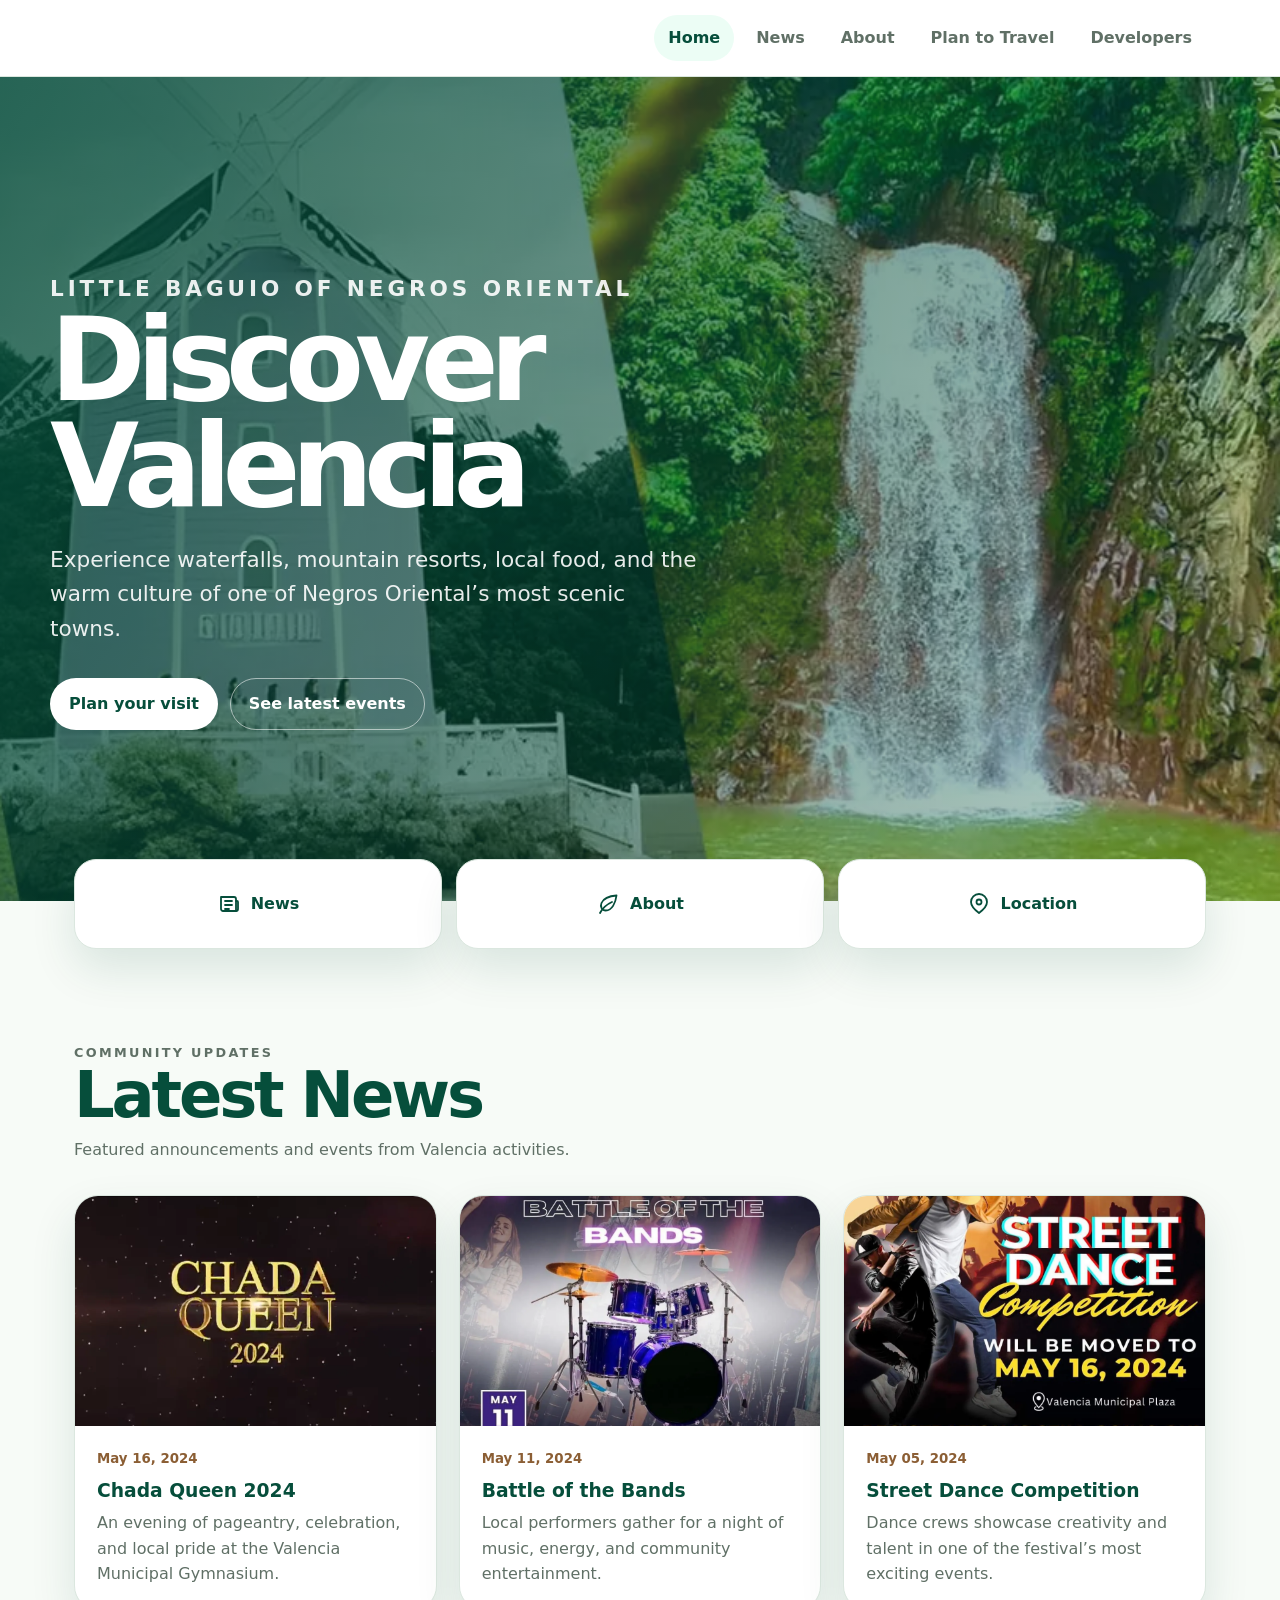
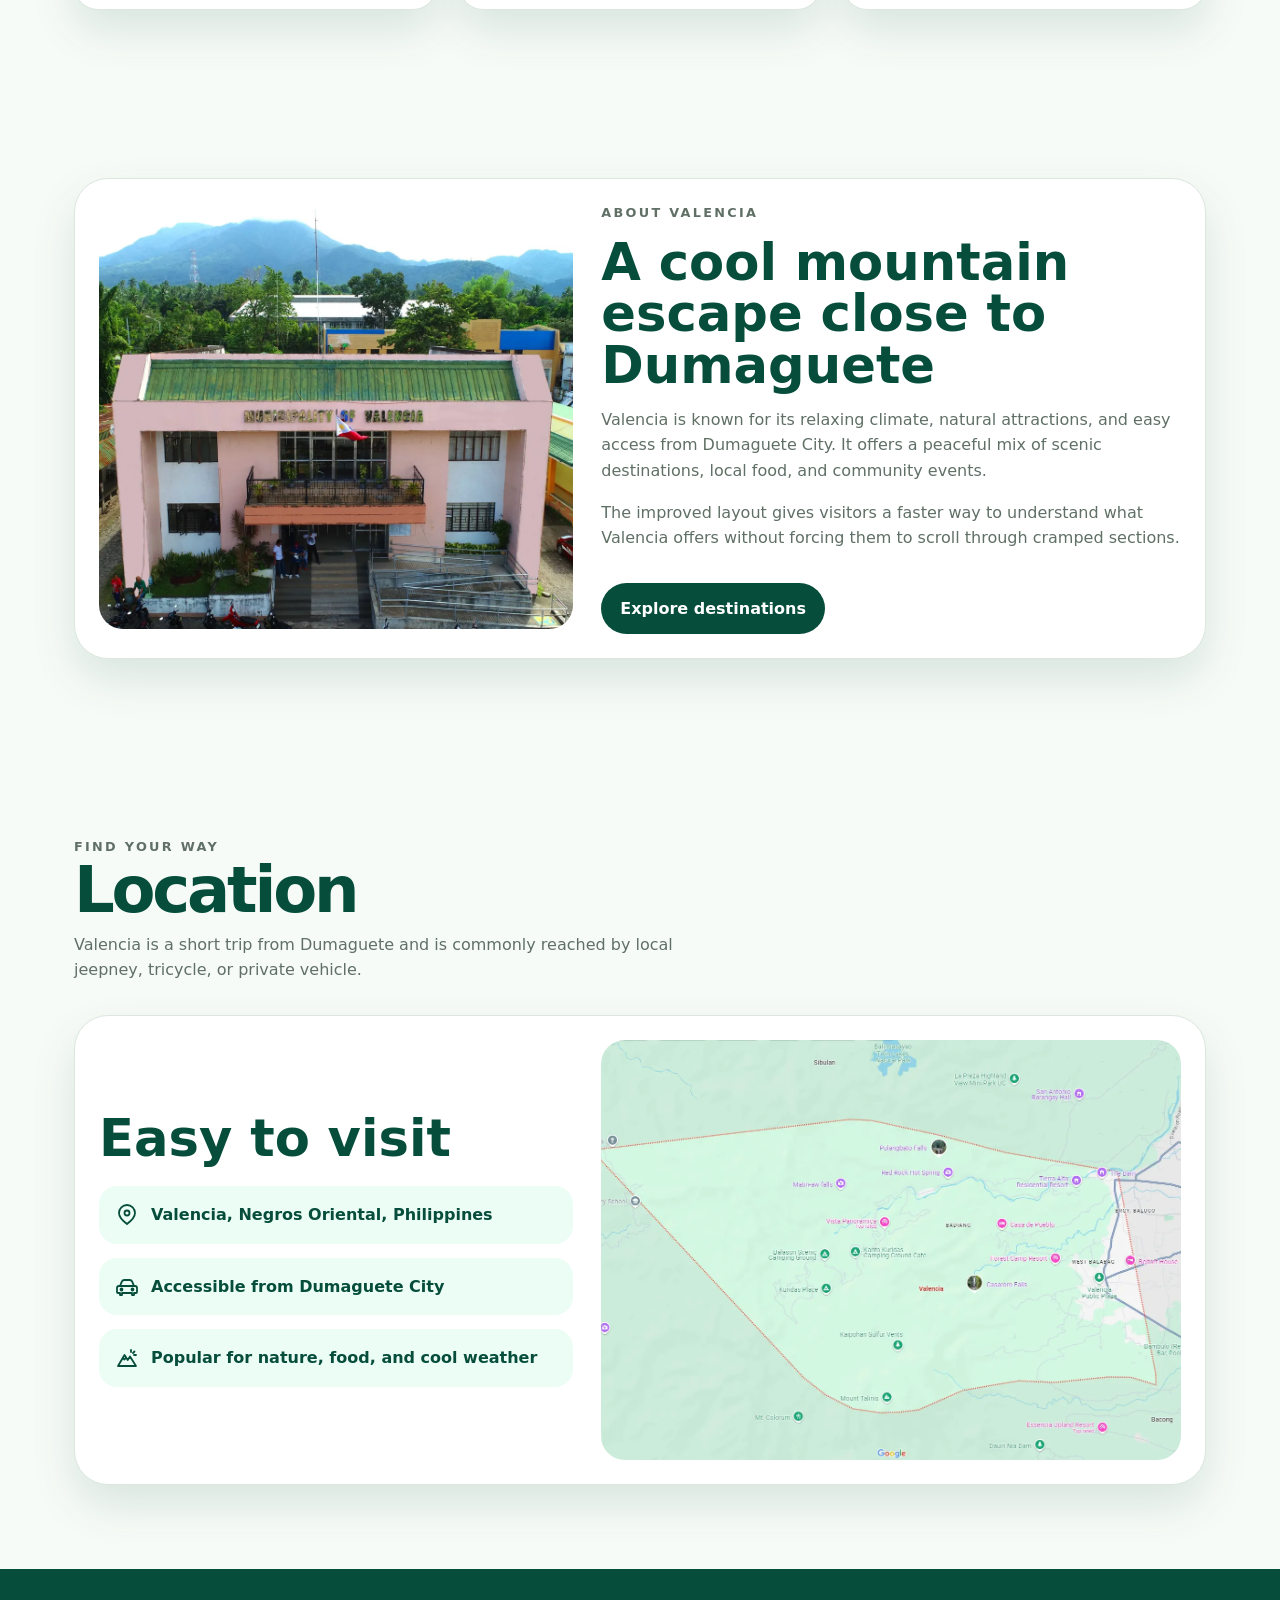
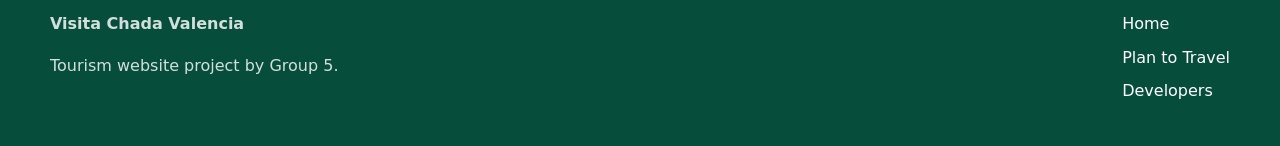
<file: index.html>
<!doctype html>
<html lang="en">
  <head>
    <meta charset="utf-8" />
    <meta name="viewport" content="width=device-width, initial-scale=1" />
    <meta
      name="description"
      content="Explore Valencia, Negros Oriental: destinations, local news, delicacies, transport, and travel tips."
    />
    <title>Valencia Tourism | Home</title>
    <link rel="stylesheet" href="styles/main.css" />
    <link rel="icon" type="image/x-icon" href="/assets/logos/logo.svg" />
    <script src="scripts/main.js" defer></script>
  </head>
  <body>
    <a class="skip-link" href="#main">Skip to content</a>
    <svg class="icon-sprite" aria-hidden="true">
      <symbol id="icon-news" viewBox="0 0 24 24">
        <path d="M4 5h13a2 2 0 0 1 2 2v12H6a2 2 0 0 1-2-2V5Z" />
        <path d="M19 9h1a1 1 0 0 1 1 1v7a2 2 0 0 1-2 2M8 9h7M8 13h7M8 17h4" />
      </symbol>
      <symbol id="icon-leaf" viewBox="0 0 24 24">
        <path
          d="M20.5 3.5C13 4 7.5 6.5 5.5 11c-1.6 3.5.4 7.5 4.3 7.5 6.2 0 9.7-7.3 10.7-15Z"
        />
        <path d="M4 21c2.5-5 6.5-8.5 12-11" />
      </symbol>
      <symbol id="icon-location" viewBox="0 0 24 24">
        <path d="M20 10c0 5-8 11-8 11S4 15 4 10a8 8 0 1 1 16 0Z" />
        <circle cx="12" cy="10" r="2.5" />
      </symbol>
      <symbol id="icon-car" viewBox="0 0 24 24">
        <path d="m5 11 1.7-4.1A3 3 0 0 1 9.5 5h5a3 3 0 0 1 2.8 1.9L19 11" />
        <path
          d="M4 11h16a2 2 0 0 1 2 2v4a1 1 0 0 1-1 1h-2v2h-2v-2H7v2H5v-2H3a1 1 0 0 1-1-1v-4a2 2 0 0 1 2-2Z"
        />
        <circle cx="6.5" cy="14.5" r="1" />
        <circle cx="17.5" cy="14.5" r="1" />
      </symbol>
      <symbol id="icon-mountain" viewBox="0 0 24 24">
        <path d="m3 20 6.5-11 3.2 5 2.3-3.5L21 20H3Z" />
        <path d="m7.7 12 1.8 1.5 1.6-1.8M16 4v2M21 9h-2M19.5 5.5 18 7" />
      </symbol>
    </svg>
    <header class="site-header">
      <nav class="nav" aria-label="Main navigation">
        <a class="brand" href="index.html"></a>
        <button
          class="nav-toggle"
          type="button"
          data-nav-toggle
          aria-controls="main-nav"
          aria-expanded="false"
        >
          Menu
        </button>
        <ul class="nav-list" id="main-nav" data-nav-list>
          <li><a class="active" href="index.html">Home</a></li>
          <li><a href="#news">News</a></li>
          <li><a href="#about">About</a></li>
          <li><a href="pages/travel.html">Plan to Travel</a></li>
          <li><a href="pages/us.html">Developers</a></li>
        </ul>
      </nav>
    </header>

    <main id="main">
      <section class="hero" aria-labelledby="hero-title">
        <div class="hero-content">
          <p class="eyebrow">Little Baguio of Negros Oriental</p>
          <h1 id="hero-title">Discover Valencia</h1>
          <p>
            Experience waterfalls, mountain resorts, local food, and the warm
            culture of one of Negros Oriental’s most scenic towns.
          </p>
          <div class="hero-actions">
            <a class="btn btn-primary" href="pages/travel.html"
              >Plan your visit</a
            >
            <a class="btn btn-secondary" href="#news">See latest events</a>
          </div>
        </div>
      </section>

      <div class="quick-links" aria-label="Quick links">
        <a href="#news"
          ><svg class="icon" aria-hidden="true" focusable="false">
            <use href="#icon-news"></use></svg
          ><span>News</span></a
        >
        <a href="#about"
          ><svg class="icon" aria-hidden="true" focusable="false">
            <use href="#icon-leaf"></use></svg
          ><span>About</span></a
        >
        <a href="#location"
          ><svg class="icon" aria-hidden="true" focusable="false">
            <use href="#icon-location"></use></svg
          ><span>Location</span></a
        >
      </div>

      <section class="section" id="news" aria-labelledby="news-title">
        <div class="section-header">
          <div>
            <p class="eyebrow">Community updates</p>
            <h2 id="news-title">Latest News</h2>
            <p>Featured announcements and events from Valencia activities.</p>
          </div>
        </div>
        <div class="grid grid-3">
          <article class="card">
            <img
              src="assets/images/news-queen.webp"
              alt="Chada Queen 2024 event poster"
              loading="lazy"
            />
            <div class="card-body">
              <small>May 16, 2024</small>
              <h3>Chada Queen 2024</h3>
              <p>
                An evening of pageantry, celebration, and local pride at the
                Valencia Municipal Gymnasium.
              </p>
            </div>
          </article>
          <article class="card">
            <img
              src="assets/images/news-bands.webp"
              alt="Battle of the Bands event poster"
              loading="lazy"
            />
            <div class="card-body">
              <small>May 11, 2024</small>
              <h3>Battle of the Bands</h3>
              <p>
                Local performers gather for a night of music, energy, and
                community entertainment.
              </p>
            </div>
          </article>
          <article class="card">
            <img
              src="assets/images/news-streetdance.webp"
              alt="Street dance event poster"
              loading="lazy"
            />
            <div class="card-body">
              <small>May 05, 2024</small>
              <h3>Street Dance Competition</h3>
              <p>
                Dance crews showcase creativity and talent in one of the
                festival’s most exciting events.
              </p>
            </div>
          </article>
        </div>
      </section>

      <section class="section" id="about" aria-labelledby="about-title">
        <div class="feature">
          <img
            src="assets/images/municipal-hall.webp"
            alt="Valencia Municipal Hall"
            loading="lazy"
          />
          <div>
            <p class="eyebrow">About Valencia</p>
            <h2 id="about-title">A cool mountain escape close to Dumaguete</h2>
            <p>
              Valencia is known for its relaxing climate, natural attractions,
              and easy access from Dumaguete City. It offers a peaceful mix of
              scenic destinations, local food, and community events.
            </p>
            <p>
              The improved layout gives visitors a faster way to understand what
              Valencia offers without forcing them to scroll through cramped
              sections.
            </p>
            <div class="section-actions">
              <a class="btn btn-muted" href="pages/travel.html#destinations"
                >Explore destinations</a
              >
            </div>
          </div>
        </div>
      </section>

      <section class="section" id="location" aria-labelledby="location-title">
        <div class="section-header">
          <div>
            <p class="eyebrow">Find your way</p>
            <h2 id="location-title">Location</h2>
            <p>
              Valencia is a short trip from Dumaguete and is commonly reached by
              local jeepney, tricycle, or private vehicle.
            </p>
          </div>
        </div>
        <div class="feature">
          <div>
            <h2>Easy to visit</h2>
            <ul class="info-list">
              <li>
                <svg class="icon" aria-hidden="true" focusable="false">
                  <use href="#icon-location"></use></svg
                ><span>Valencia, Negros Oriental, Philippines</span>
              </li>
              <li>
                <svg class="icon" aria-hidden="true" focusable="false">
                  <use href="#icon-car"></use></svg
                ><span>Accessible from Dumaguete City</span>
              </li>
              <li>
                <svg class="icon" aria-hidden="true" focusable="false">
                  <use href="#icon-mountain"></use></svg
                ><span>Popular for nature, food, and cool weather</span>
              </li>
            </ul>
          </div>
          <img
            src="assets/images/map.webp"
            alt="Map showing Valencia location"
            loading="lazy"
          />
        </div>
      </section>
    </main>

    <footer class="site-footer">
      <div class="footer-inner">
        <div>
          <strong>Visita Chada Valencia</strong>
          <p>Tourism website project by Group 5.</p>
        </div>
        <ul>
          <li><a href="index.html">Home</a></li>
          <li><a href="pages/travel.html">Plan to Travel</a></li>
          <li><a href="pages/us.html">Developers</a></li>
        </ul>
      </div>
    </footer>
  </body>
</html>
</file>
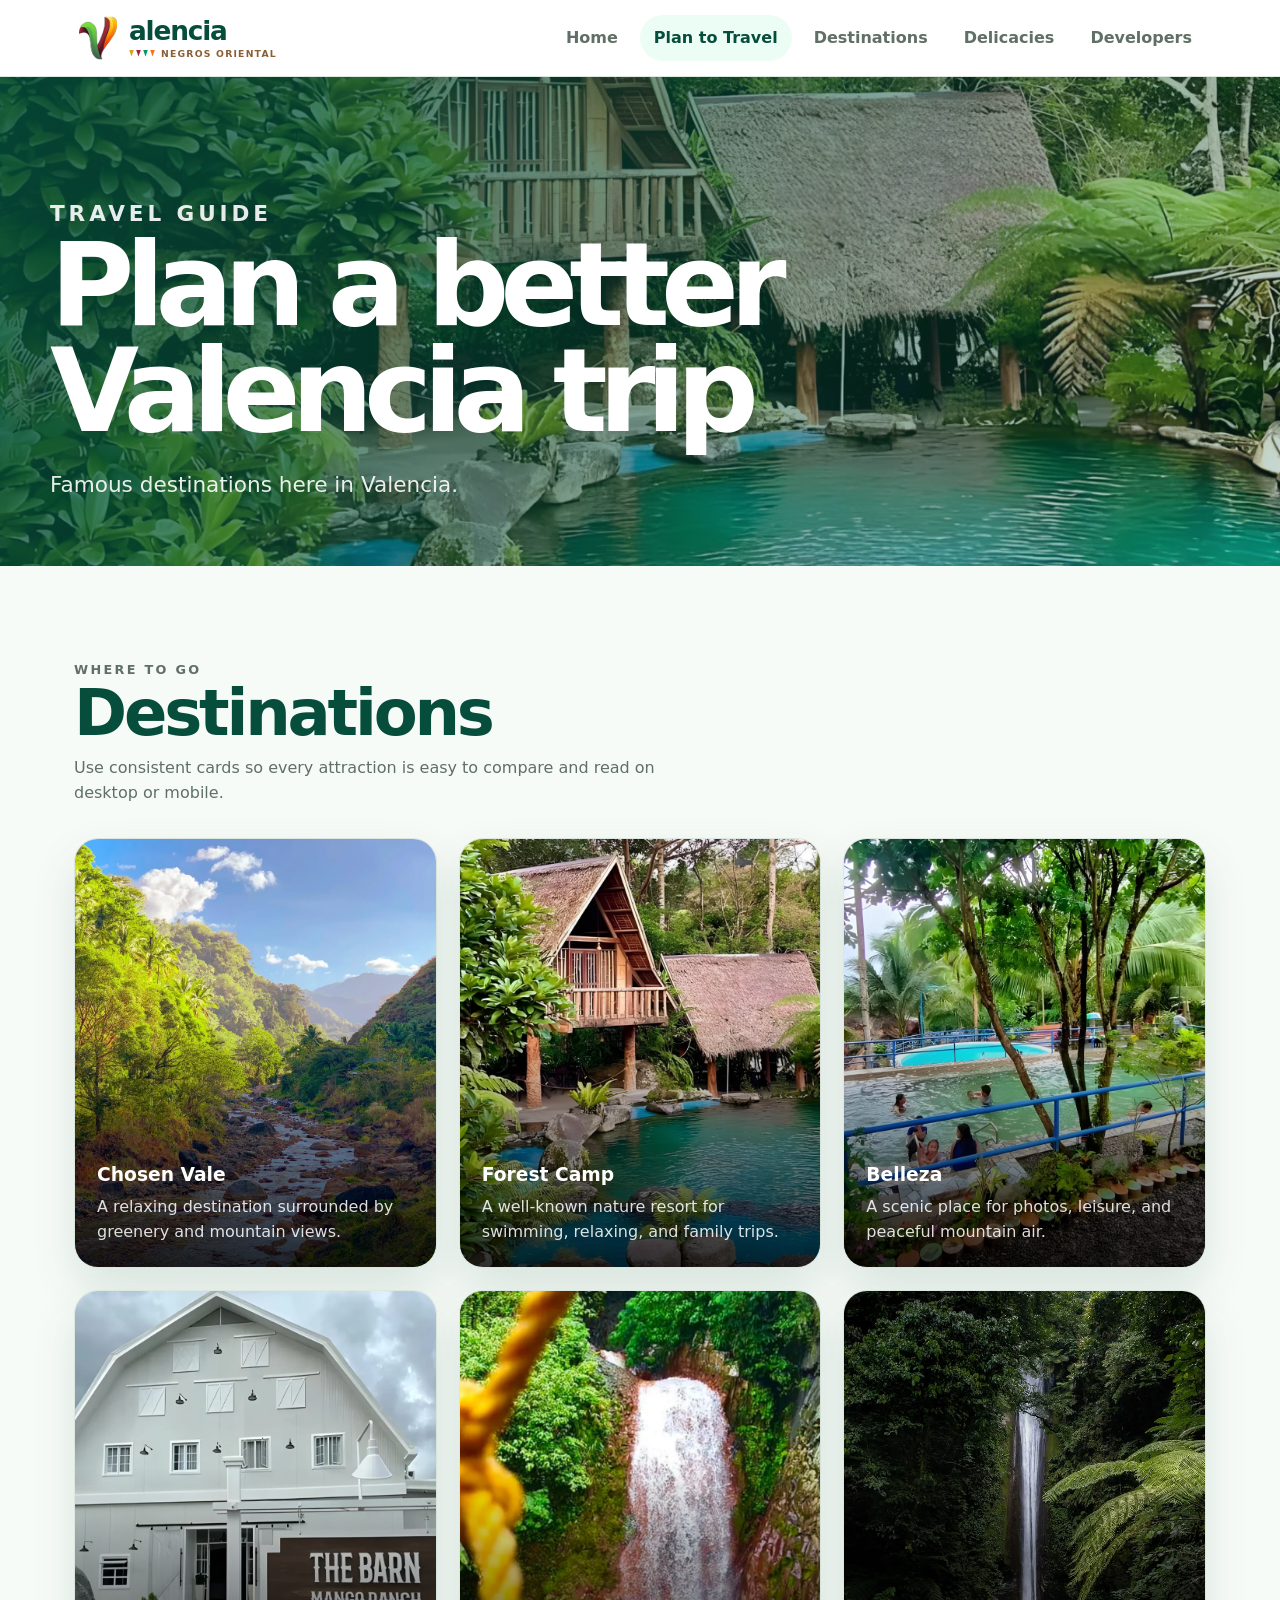
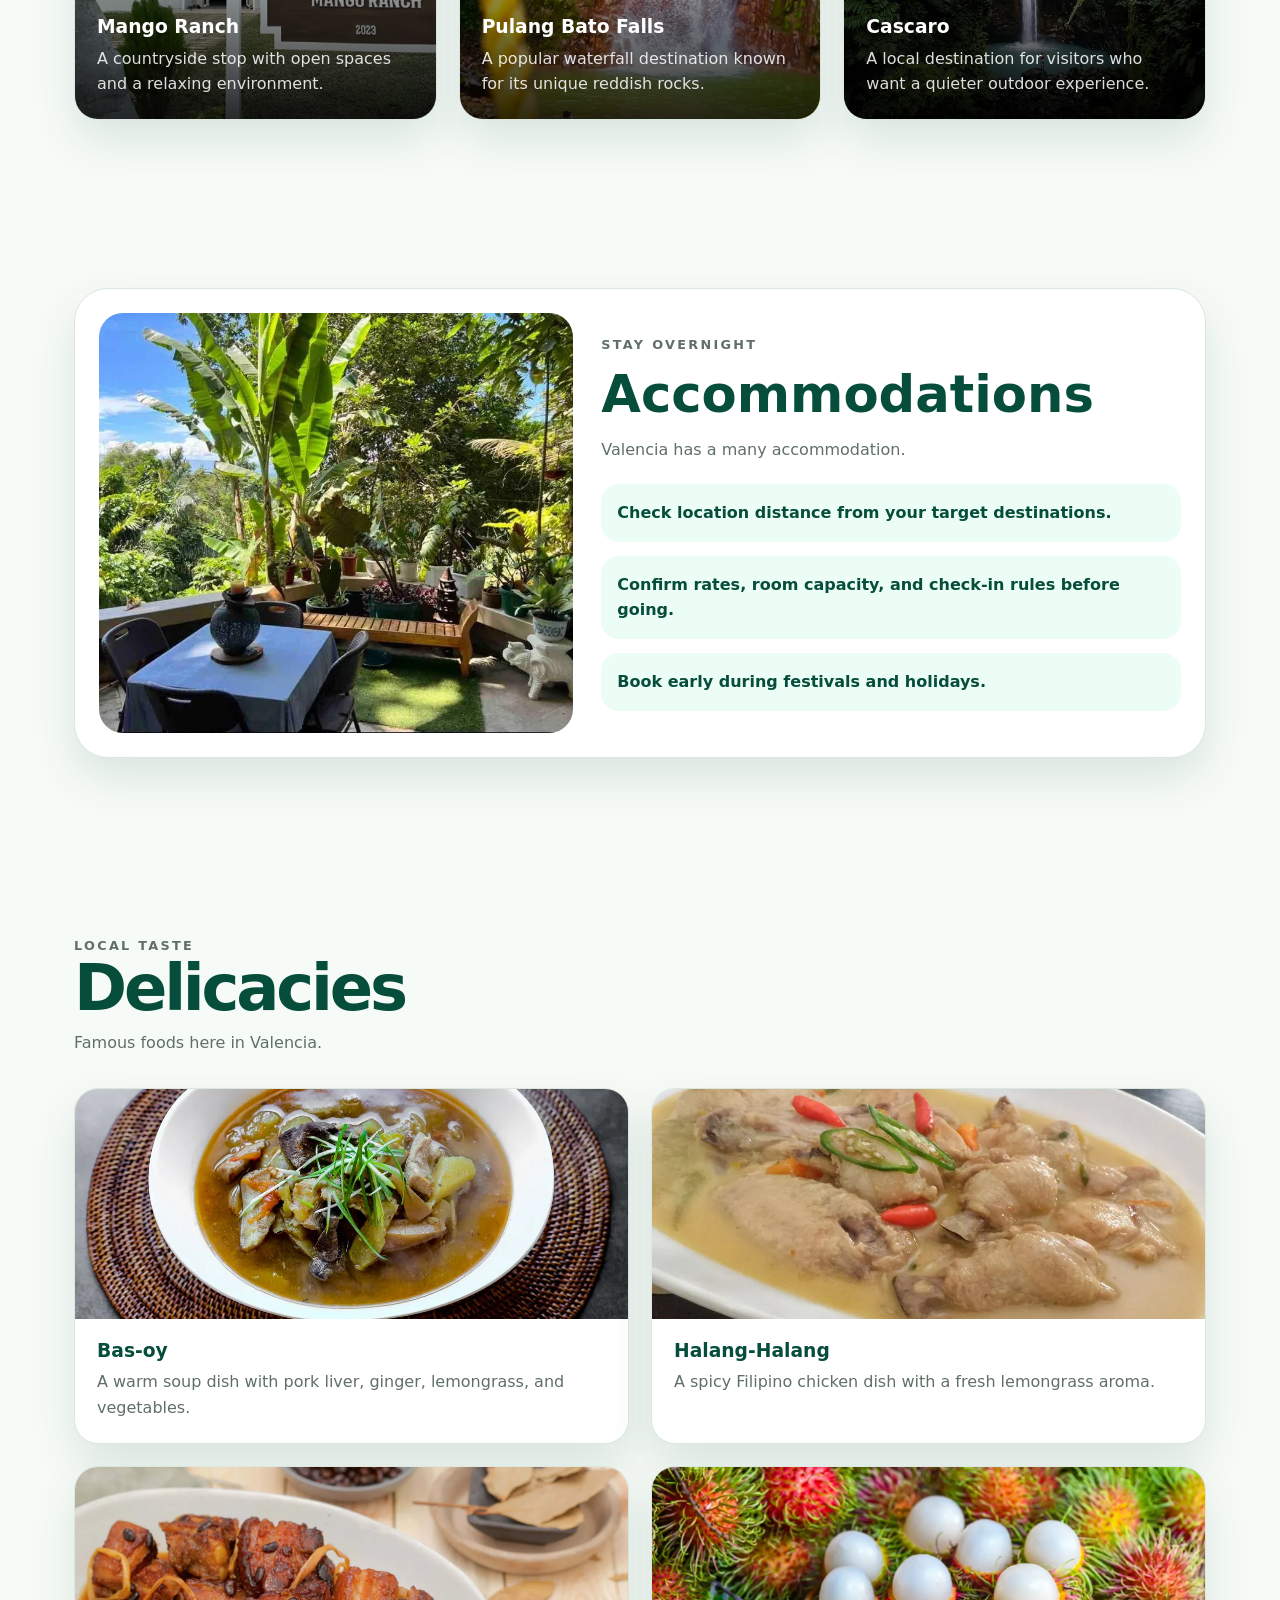
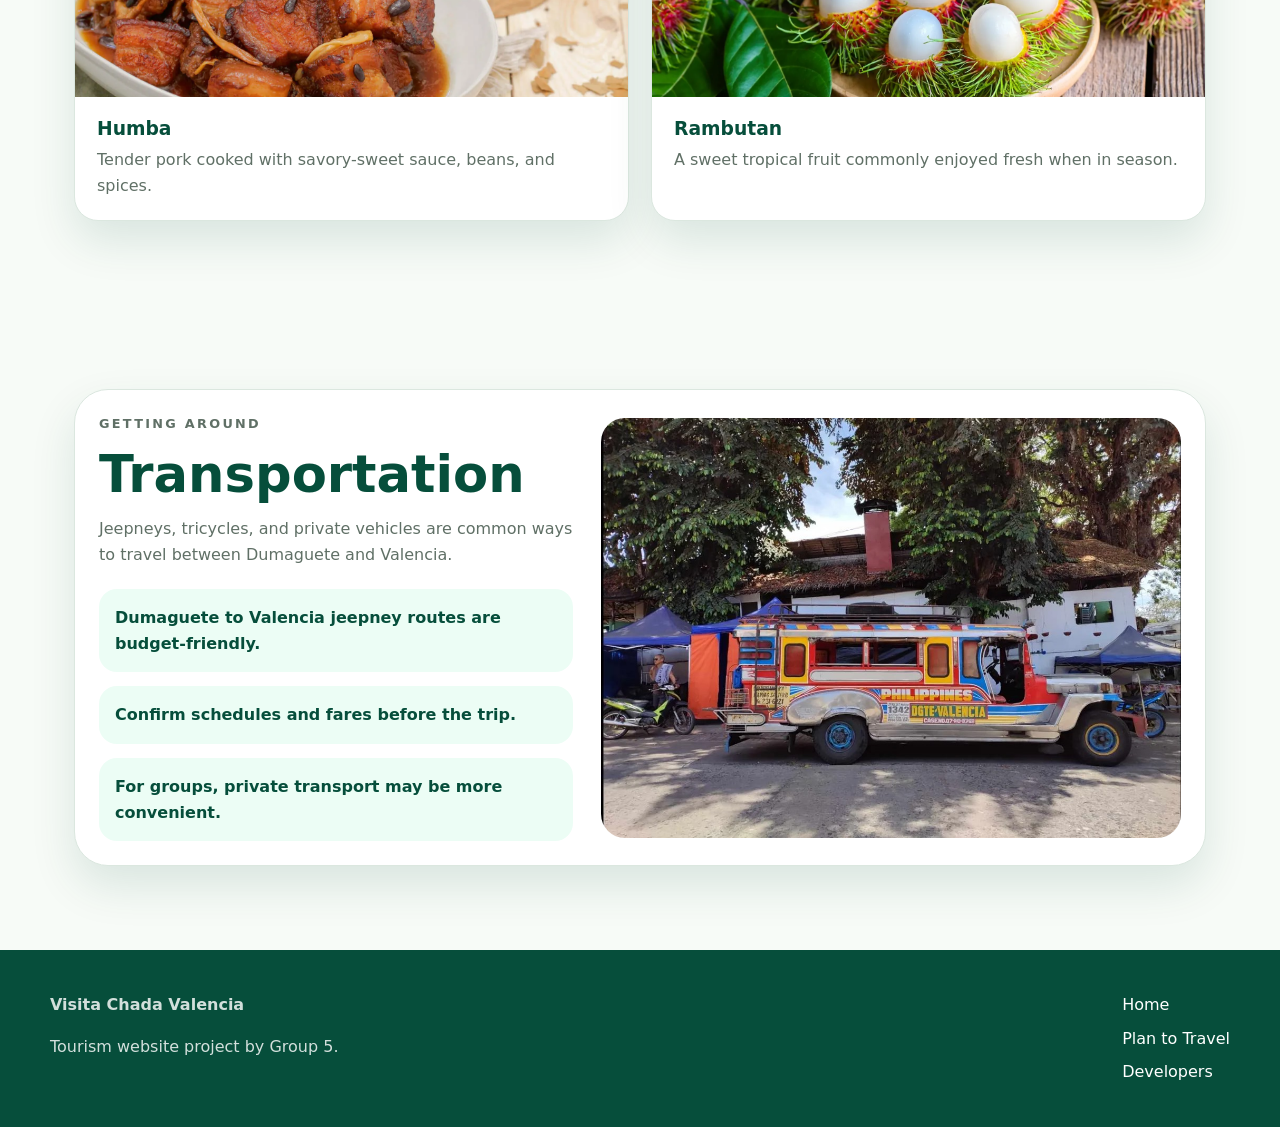
<file: pages/travel.html>
<!doctype html>
<html lang="en">
<head>
  <meta charset="utf-8">
  <meta name="viewport" content="width=device-width, initial-scale=1">
  <meta name="description" content="Plan your Valencia, Negros Oriental visit with destinations, food, accommodation, and transport tips.">
  <title>Valencia Tourism | Plan to Travel</title>
  <link rel="stylesheet" href="../styles/main.css">
  <script src="../scripts/main.js" defer></script>
</head>
<body>
  <a class="skip-link" href="#main">Skip to content</a>
  <header class="site-header">
    <nav class="nav" aria-label="Main navigation">
      <a class="brand" href="../index.html" aria-label="Valencia Tourism home">
        <img class="brand-mark" src="../assets/logos/logo.svg" alt="">
        <span class="brand-wordmark">
          <span class="brand-name">alencia</span>
          <span class="brand-detail">
            <span class="brand-banderitas" aria-hidden="true"><i></i><i></i><i></i><i></i></span>
            <span>Negros Oriental</span>
          </span>
        </span>
      </a>
      <button class="nav-toggle" type="button" data-nav-toggle aria-controls="main-nav" aria-expanded="false">Menu</button>
      <ul class="nav-list" id="main-nav" data-nav-list>
        <li><a href="../index.html">Home</a></li>
        <li><a class="active" href="travel.html">Plan to Travel</a></li>
        <li><a href="#destinations">Destinations</a></li>
        <li><a href="#delicacies">Delicacies</a></li>
        <li><a href="us.html">Developers</a></li>
      </ul>
    </nav>
  </header>

  <main id="main">
    <section class="page-hero" aria-labelledby="page-title">
      <div>
        <p class="eyebrow">Travel guide</p>
        <h1 id="page-title">Plan a better Valencia trip</h1>
        <p>Famous destinations here in Valencia.</p>
      </div>
    </section>

    <section class="section" id="destinations" aria-labelledby="destinations-title">
      <div class="section-header">
        <div>
          <p class="eyebrow">Where to go</p>
          <h2 id="destinations-title">Destinations</h2>
          <p>Use consistent cards so every attraction is easy to compare and read on desktop or mobile.</p>
        </div>
      </div>
      <div class="grid grid-3">
        <article class="card destination-card"><img src="../assets/images/chosen.webp" alt="Chosen Vale destination" loading="lazy"><div class="card-body"><h3>Chosen Vale</h3><p>A relaxing destination surrounded by greenery and mountain views.</p></div></article>
        <article class="card destination-card"><img src="../assets/images/forest-camp.webp" alt="Forest Camp swimming area" loading="lazy"><div class="card-body"><h3>Forest Camp</h3><p>A well-known nature resort for swimming, relaxing, and family trips.</p></div></article>
        <article class="card destination-card"><img src="../assets/images/belleza.webp" alt="Belleza resort" loading="lazy"><div class="card-body"><h3>Belleza</h3><p>A scenic place for photos, leisure, and peaceful mountain air.</p></div></article>
        <article class="card destination-card"><img src="../assets/images/mango-ranch.webp" alt="Mango Ranch" loading="lazy"><div class="card-body"><h3>Mango Ranch</h3><p>A countryside stop with open spaces and a relaxing environment.</p></div></article>
        <article class="card destination-card"><img src="../assets/images/pulang-bato.webp" alt="Pulang Bato Falls" loading="lazy"><div class="card-body"><h3>Pulang Bato Falls</h3><p>A popular waterfall destination known for its unique reddish rocks.</p></div></article>
        <article class="card destination-card"><img src="../assets/images/cascaro.webp" alt="Cascaro destination" loading="lazy"><div class="card-body"><h3>Cascaro</h3><p>A local destination for visitors who want a quieter outdoor experience.</p></div></article>
      </div>
    </section>

    <section class="section" id="accommodations" aria-labelledby="accommodation-title">
      <div class="feature">
        <img src="../assets/images/accommodation.webp" alt="Accommodation in Valencia" loading="lazy">
        <div>
          <p class="eyebrow">Stay overnight</p>
          <h2 id="accommodation-title">Accommodations</h2>
          <p>Valencia has a many accommodation.</p>
          <ul class="info-list">
            <li>Check location distance from your target destinations.</li>
            <li>Confirm rates, room capacity, and check-in rules before going.</li>
            <li>Book early during festivals and holidays.</li>
          </ul>
        </div>
      </div>
    </section>

    <section class="section" id="delicacies" aria-labelledby="food-title">
      <div class="section-header">
        <div>
          <p class="eyebrow">Local taste</p>
          <h2 id="food-title">Delicacies</h2>
          <p>Famous foods here in Valencia.</p>
        </div>
      </div>
      <div class="grid grid-2">
        <article class="card"><img src="../assets/images/basoy.webp" alt="Bas-oy soup" loading="lazy"><div class="card-body"><h3>Bas-oy</h3><p>A warm soup dish with pork liver, ginger, lemongrass, and vegetables.</p></div></article>
        <article class="card"><img src="../assets/images/halang-halang.webp" alt="Halang-halang dish" loading="lazy"><div class="card-body"><h3>Halang-Halang</h3><p>A spicy Filipino chicken dish with a fresh lemongrass aroma.</p></div></article>
        <article class="card"><img src="../assets/images/humba.webp" alt="Humba pork dish" loading="lazy"><div class="card-body"><h3>Humba</h3><p>Tender pork cooked with savory-sweet sauce, beans, and spices.</p></div></article>
        <article class="card"><img src="../assets/images/rambutan.webp" alt="Rambutan fruit" loading="lazy"><div class="card-body"><h3>Rambutan</h3><p>A sweet tropical fruit commonly enjoyed fresh when in season.</p></div></article>
      </div>
    </section>

    <section class="section" id="transport" aria-labelledby="transport-title">
      <div class="feature">
        <div>
          <p class="eyebrow">Getting around</p>
          <h2 id="transport-title">Transportation</h2>
          <p>Jeepneys, tricycles, and private vehicles are common ways to travel between Dumaguete and Valencia.</p>
          <ul class="info-list">
            <li>Dumaguete to Valencia jeepney routes are budget-friendly.</li>
            <li>Confirm schedules and fares before the trip.</li>
            <li>For groups, private transport may be more convenient.</li>
          </ul>
        </div>
        <img src="../assets/images/jeep.jpg" alt="Jeepney transport to Valencia" loading="lazy">
      </div>
    </section>
  </main>

  <footer class="site-footer">
    <div class="footer-inner">
      <div>
        <strong>Visita Chada Valencia</strong>
        <p>Tourism website project by Group 5.</p>
      </div>
      <ul>
        <li><a href="../index.html">Home</a></li>
        <li><a href="travel.html">Plan to Travel</a></li>
        <li><a href="us.html">Developers</a></li>
      </ul>
    </div>
  </footer>
</body>
</html>
</file>
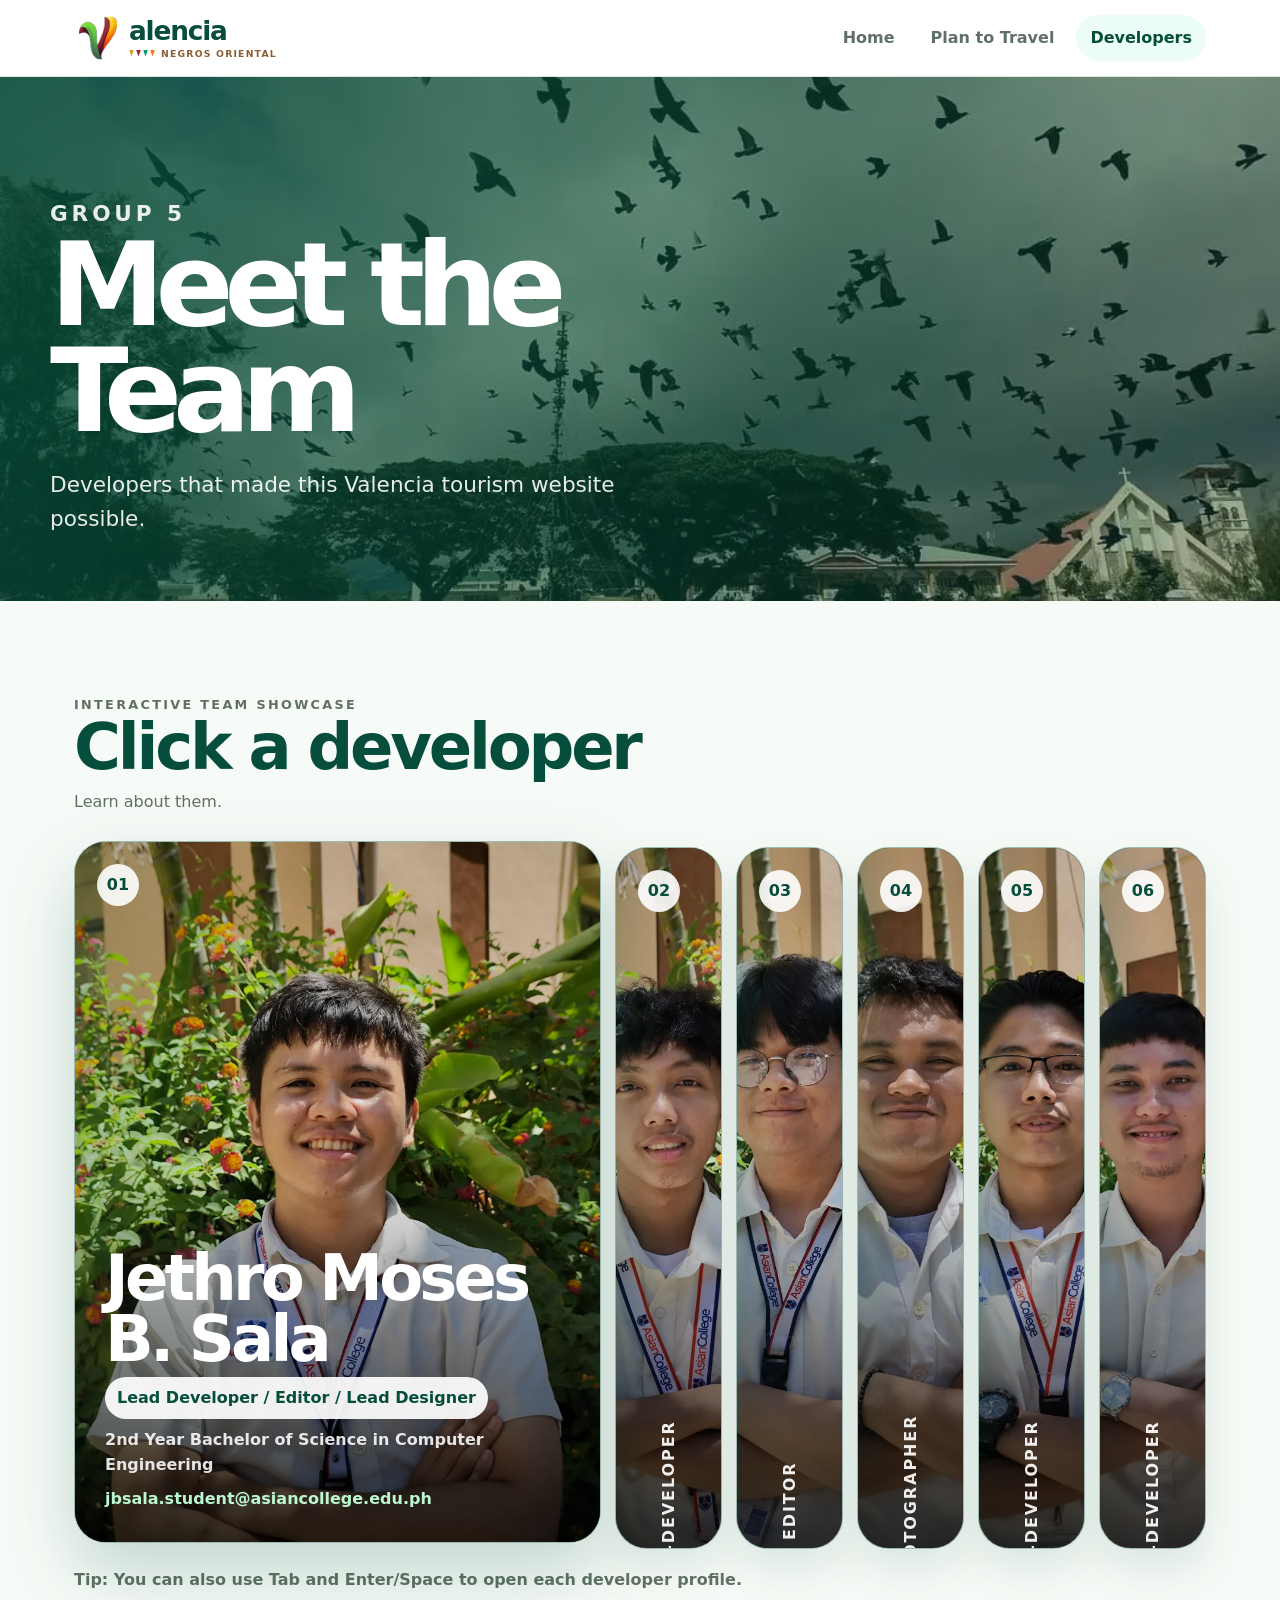
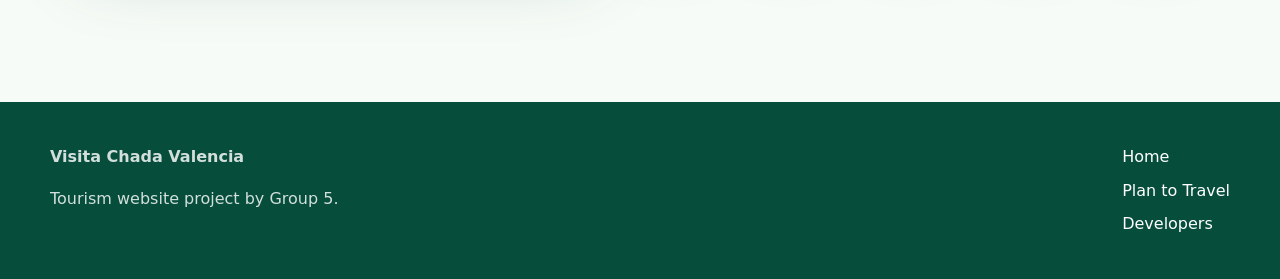
<file: pages/us.html>
<!doctype html>
<html lang="en">
<head>
  <meta charset="utf-8">
  <meta name="viewport" content="width=device-width, initial-scale=1">
  <meta name="description" content="Meet the developers behind the Valencia tourism website project.">
  <title>Valencia Tourism | Developers</title>
  <link rel="stylesheet" href="../styles/main.css">
  <script src="../scripts/main.js" defer></script>
</head>
<body>
  <a class="skip-link" href="#main">Skip to content</a>
  <header class="site-header">
    <nav class="nav" aria-label="Main navigation">
      <a class="brand" href="../index.html" aria-label="Valencia Tourism home">
        <img class="brand-mark" src="../assets/logos/logo.svg" alt="">
        <span class="brand-wordmark">
          <span class="brand-name">alencia</span>
          <span class="brand-detail">
            <span class="brand-banderitas" aria-hidden="true"><i></i><i></i><i></i><i></i></span>
            <span>Negros Oriental</span>
          </span>
        </span>
      </a>
      <button class="nav-toggle" type="button" data-nav-toggle aria-controls="main-nav" aria-expanded="false">Menu</button>
      <ul class="nav-list" id="main-nav" data-nav-list>
        <li><a href="../index.html">Home</a></li>
        <li><a href="travel.html">Plan to Travel</a></li>
        <li><a class="active" href="us.html">Developers</a></li>
      </ul>
    </nav>
  </header>

  <main id="main">
    <section class="page-hero dev-hero" aria-labelledby="page-title">
      <div>
        <p class="eyebrow">Group 5</p>
        <h1 id="page-title">Meet the Team</h1>
        <p>Developers that made this Valencia tourism website possible.</p>
      </div>
    </section>

    <section class="section developers-section" aria-labelledby="team-title">
      <div class="section-header dev-header">
        <div>
          <p class="eyebrow">Interactive team showcase</p>
          <h2 id="team-title">Click a developer</h2>
          <p>Learn about them.</p>
        </div>
      </div>

      <div class="developer-slider" data-developer-slider aria-label="Developer profiles">
        <article class="developer-panel is-active" data-dev-panel>
          <button class="developer-trigger" type="button" aria-expanded="true" aria-label="Show details for Jethro Moses B. Sala">
            <img src="../assets/images/team-sala.webp" alt="Jethro Moses B. Sala" loading="eager">
            <span class="panel-number">01</span>
            <span class="panel-title">Lead Developer</span>
            <span class="developer-overlay">
              <span class="developer-name">Jethro Moses B. Sala</span>
              <span class="developer-role">Lead Developer / Editor / Lead Designer</span>
              <span class="developer-course">2nd Year Bachelor of Science in Computer Engineering</span>
              <span class="developer-contact">jbsala.student@asiancollege.edu.ph</span>
            </span>
          </button>
        </article>

        <article class="developer-panel" data-dev-panel>
          <button class="developer-trigger" type="button" aria-expanded="false" aria-label="Show details for Earlmark S. Sotello">
            <img src="../assets/images/team-sotello.webp" alt="Earlmark S. Sotello" loading="lazy">
            <span class="panel-number">02</span>
            <span class="panel-title">Co-Developer</span>
            <span class="developer-overlay">
              <span class="developer-name">Earlmark S. Sotello</span>
              <span class="developer-role">Co-Developer</span>
              <span class="developer-course">2nd Year Bachelor of Science in Computer Engineering</span>
              <span class="developer-contact">essotello.student@asiancollege.edu.ph</span>
            </span>
          </button>
        </article>

        <article class="developer-panel" data-dev-panel>
          <button class="developer-trigger" type="button" aria-expanded="false" aria-label="Show details for John Harvey E. Awil">
            <img src="../assets/images/team-awil.webp" alt="John Harvey E. Awil" loading="lazy">
            <span class="panel-number">03</span>
            <span class="panel-title">Editor</span>
            <span class="developer-overlay">
              <span class="developer-name">John Harvey E. Awil</span>
              <span class="developer-role">Editor / Co-Developer</span>
              <span class="developer-course">2nd Year Bachelor of Science in Computer Engineering</span>
              <span class="developer-contact">jeawil.student@asiancollege.edu.ph</span>
            </span>
          </button>
        </article>

        <article class="developer-panel" data-dev-panel>
          <button class="developer-trigger" type="button" aria-expanded="false" aria-label="Show details for Vincent Gabriel Vilan">
            <img src="../assets/images/team-vilan.webp" alt="Vincent Gabriel Vilan" loading="lazy">
            <span class="panel-number">04</span>
            <span class="panel-title">Photographer</span>
            <span class="developer-overlay">
              <span class="developer-name">Vincent Gabriel Vilan</span>
              <span class="developer-role">Photographer / Co-Developer</span>
              <span class="developer-course">2nd Year Bachelor of Science in Computer Engineering</span>
              <span class="developer-contact">vvilan.student@asiancollege.edu.ph</span>
            </span>
          </button>
        </article>

        <article class="developer-panel" data-dev-panel>
          <button class="developer-trigger" type="button" aria-expanded="false" aria-label="Show details for Vince N. Faustorilla">
            <img src="../assets/images/team-faustorilla.webp" alt="Vince N. Faustorilla" loading="lazy">
            <span class="panel-number">05</span>
            <span class="panel-title">Co-Developer</span>
            <span class="developer-overlay">
              <span class="developer-name">Vince N. Faustorilla</span>
              <span class="developer-role">Co-Developer</span>
              <span class="developer-course">2nd Year Bachelor of Science in Computer Engineering</span>
              <span class="developer-contact">vnfaustorilla.student@asiancollege.edu.ph</span>
            </span>
          </button>
        </article>

        <article class="developer-panel" data-dev-panel>
          <button class="developer-trigger" type="button" aria-expanded="false" aria-label="Show details for Justine Jules S. Frasco">
            <img src="../assets/images/team-frasco.webp" alt="Justine Jules S. Frasco" loading="lazy">
            <span class="panel-number">06</span>
            <span class="panel-title">Co-Developer</span>
            <span class="developer-overlay">
              <span class="developer-name">Justine Jules S. Frasco</span>
              <span class="developer-role">Co-Developer</span>
              <span class="developer-course">2nd Year Bachelor of Science in Computer Engineering</span>
              <span class="developer-contact">jsfrasco.student@asiancollege.edu.ph</span>
            </span>
          </button>
        </article>
      </div>

      <p class="interaction-note">Tip: You can also use Tab and Enter/Space to open each developer profile.</p>
    </section>
  </main>

  <footer class="site-footer">
    <div class="footer-inner">
      <div>
        <strong>Visita Chada Valencia</strong>
        <p>Tourism website project by Group 5.</p>
      </div>
      <ul>
        <li><a href="../index.html">Home</a></li>
        <li><a href="travel.html">Plan to Travel</a></li>
        <li><a href="us.html">Developers</a></li>
      </ul>
    </div>
  </footer>
</body>
</html>
</file>
<file: styles/main.css>
:root {
  --green-900: #064e3b;
  --green-700: #047857;
  --green-600: #059669;
  --green-50: #ecfdf5;
  --gold: #d6a419;
  --soil: #8b5e34;
  --ink: #172016;
  --muted: #607066;
  --surface: #ffffff;
  --surface-soft: #f7fbf7;
  --border: #dbe7df;
  --shadow: 0 20px 45px rgba(6, 78, 59, 0.12);
  --radius: 24px;
  --max-width: 1180px;
  --font-body: system-ui, -apple-system, BlinkMacSystemFont, "Segoe UI", sans-serif;
}

* { box-sizing: border-box; }

html {
  scroll-behavior: smooth;
  scroll-padding-top: 88px;
}

body {
  margin: 0;
  font-family: var(--font-body);
  color: var(--ink);
  background: var(--surface-soft);
  line-height: 1.6;
}

img { max-width: 100%; display: block; }

a { color: inherit; }

.icon-sprite {
  position: absolute;
  width: 0;
  height: 0;
  overflow: hidden;
}

.icon {
  width: 24px;
  height: 24px;
  flex: 0 0 24px;
  fill: none;
  stroke: currentColor;
  stroke-width: 1.8;
  stroke-linecap: round;
  stroke-linejoin: round;
}

.skip-link {
  position: absolute;
  left: -999px;
  top: 16px;
  background: var(--green-900);
  color: #fff;
  padding: 10px 14px;
  border-radius: 999px;
  z-index: 1000;
}

.skip-link:focus { left: 16px; }

.site-header {
  position: sticky;
  top: 0;
  z-index: 50;
  background: rgba(255, 255, 255, 0.92);
  backdrop-filter: blur(16px);
  border-bottom: 1px solid var(--border);
}

.nav {
  max-width: var(--max-width);
  margin: 0 auto;
  min-height: 76px;
  padding: 0 24px;
  display: flex;
  align-items: center;
  justify-content: space-between;
  gap: 20px;
}

.brand {
  text-decoration: none;
  display: inline-flex;
  align-items: center;
  gap: 7px;
  color: var(--green-900);
}

.brand-mark {
  width: 48px;
  height: 48px;
  flex: 0 0 48px;
  object-fit: contain;
}

.brand-wordmark {
  display: grid;
  line-height: 1;
}

.brand-name {
  color: var(--green-900);
  font-family: "Trebuchet MS", var(--font-body);
  font-size: 1.65rem;
  font-weight: 900;
  letter-spacing: -0.045em;
}

.brand-detail {
  display: flex;
  align-items: center;
  gap: 6px;
  margin-top: 4px;
  color: var(--soil);
  font-size: 0.58rem;
  font-weight: 900;
  letter-spacing: 0.13em;
  text-transform: uppercase;
}

.brand-banderitas {
  display: inline-flex;
  align-self: stretch;
  gap: 2px;
  padding-top: 1px;
}

.brand-banderitas i {
  width: 5px;
  height: 7px;
  background: var(--gold);
  clip-path: polygon(0 0, 100% 0, 50% 100%);
}

.brand-banderitas i:nth-child(2) { background: #a61e3c; }
.brand-banderitas i:nth-child(3) { background: var(--green-600); }
.brand-banderitas i:nth-child(4) { background: #f97316; }

.nav-toggle {
  display: none;
  border: 0;
  background: var(--green-50);
  color: var(--green-900);
  padding: 10px 14px;
  border-radius: 999px;
  font: inherit;
  font-weight: 700;
  cursor: pointer;
}

.nav-list {
  display: flex;
  align-items: center;
  gap: 8px;
  margin: 0;
  padding: 0;
  list-style: none;
}

.nav-list a {
  display: inline-flex;
  text-decoration: none;
  color: var(--muted);
  font-weight: 700;
  padding: 10px 14px;
  border-radius: 999px;
}

.nav-list a:hover,
.nav-list a:focus-visible,
.nav-list a.active {
  outline: none;
  background: var(--green-50);
  color: var(--green-900);
}

.hero {
  min-height: calc(100vh - 76px);
  display: grid;
  place-items: center;
  padding: 88px 24px;
  color: #fff;
  background:
    linear-gradient(120deg, rgba(6, 78, 59, 0.84), rgba(6, 78, 59, 0.25)),
    url('../assets/images/hero-valencia.webp') center/cover no-repeat;
}

.hero-content {
  width: min(100%, var(--max-width));
}

.eyebrow {
  margin: 0 0 14px;
  color: #bbf7d0;
  font-weight: 800;
  text-transform: uppercase;
  letter-spacing: 0.18em;
  font-size: 0.8rem;
}

.hero h1,
.page-hero h1 {
  margin: 0;
  max-width: 820px;
  font-size: clamp(3.25rem, 9vw, 7.5rem);
  line-height: 0.92;
  letter-spacing: -0.08em;
}

.hero p,
.page-hero p {
  margin: 24px 0 0;
  max-width: 650px;
  font-size: clamp(1.05rem, 2vw, 1.35rem);
  color: rgba(255,255,255,0.9);
}

.hero-actions,
.section-actions {
  margin-top: 32px;
  display: flex;
  flex-wrap: wrap;
  gap: 12px;
}

.btn {
  display: inline-flex;
  align-items: center;
  justify-content: center;
  min-height: 46px;
  padding: 12px 18px;
  border-radius: 999px;
  font-weight: 800;
  text-decoration: none;
  border: 1px solid transparent;
}

.btn-primary { background: #fff; color: var(--green-900); }
.btn-secondary { border-color: rgba(255,255,255,0.55); color: #fff; }
.btn-muted { background: var(--green-900); color: #fff; }

.section {
  max-width: var(--max-width);
  margin: 0 auto;
  padding: 84px 24px;
}

.section-header {
  display: flex;
  justify-content: space-between;
  align-items: end;
  gap: 24px;
  margin-bottom: 32px;
}

.section-header h2,
.section-title {
  margin: 0;
  color: var(--green-900);
  font-size: clamp(2rem, 5vw, 4rem);
  line-height: 1;
  letter-spacing: -0.05em;
}

.section-header p {
  margin: 10px 0 0;
  max-width: 620px;
  color: var(--muted);
}

.grid {
  display: grid;
  gap: 22px;
}

.grid-3 { grid-template-columns: repeat(3, minmax(0, 1fr)); }
.grid-2 { grid-template-columns: repeat(2, minmax(0, 1fr)); }

.card {
  background: var(--surface);
  border: 1px solid var(--border);
  border-radius: var(--radius);
  overflow: hidden;
  box-shadow: var(--shadow);
}

.card-body { padding: 22px; }
.card h3 { margin: 0 0 8px; color: var(--green-900); line-height: 1.1; }
.card p { margin: 0; color: var(--muted); }
.card small { display: block; margin-bottom: 12px; color: var(--soil); font-weight: 800; }
.card img { width: 100%; height: 230px; object-fit: cover; }

.feature {
  display: grid;
  grid-template-columns: 0.9fr 1.1fr;
  gap: 28px;
  align-items: center;
  background: var(--surface);
  border-radius: calc(var(--radius) + 10px);
  border: 1px solid var(--border);
  padding: 24px;
  box-shadow: var(--shadow);
}

.feature img { height: 420px; width: 100%; object-fit: cover; border-radius: var(--radius); }
.feature h2 { margin: 0 0 14px; color: var(--green-900); font-size: clamp(2rem, 4vw, 3.25rem); line-height: 1; }
.feature p { color: var(--muted); }

.quick-links {
  max-width: var(--max-width);
  margin: -42px auto 0;
  padding: 0 24px;
  position: relative;
  z-index: 4;
  display: grid;
  grid-template-columns: repeat(3, 1fr);
  gap: 14px;
}

.quick-links a {
  min-height: 90px;
  display: flex;
  align-items: center;
  justify-content: center;
  gap: 10px;
  text-decoration: none;
  color: var(--green-900);
  background: var(--surface);
  border: 1px solid var(--border);
  border-radius: 22px;
  box-shadow: var(--shadow);
  font-weight: 900;
}

.page-hero {
  min-height: 46vh;
  display: grid;
  place-items: end start;
  padding: 96px 24px 64px;
  color: #fff;
  background:
    linear-gradient(120deg, rgba(6, 78, 59, 0.86), rgba(6, 78, 59, 0.2)),
    url('../assets/images/forest-camp.webp') center/cover no-repeat;
}

.page-hero > div { width: min(100%, var(--max-width)); margin: 0 auto; }

.destination-card { min-height: 430px; position: relative; display: flex; align-items: end; }
.destination-card img { position: absolute; inset: 0; width: 100%; height: 100%; object-fit: cover; }
.destination-card .card-body { position: relative; width: 100%; color: #fff; background: linear-gradient(to top, rgba(0,0,0,0.82), transparent); padding-top: 150px; }
.destination-card h3 { color: #fff; }
.destination-card p { color: rgba(255,255,255,0.86); }

.info-list { display: grid; gap: 14px; margin: 22px 0 0; padding: 0; list-style: none; }
.info-list li { display: flex; align-items: center; gap: 12px; padding: 16px; background: var(--green-50); border-radius: 18px; color: var(--green-900); font-weight: 700; }

.dev-hero {
  background:
    linear-gradient(120deg, rgba(6, 78, 59, 0.84), rgba(6, 78, 59, 0.28)),
    url('../assets/images/valencia-view.webp') center/cover no-repeat;
}

.developers-section { padding-bottom: 110px; }
.dev-header { align-items: start; }

.developer-slider {
  display: flex;
  gap: 14px;
  min-height: 620px;
}

.developer-panel {
  flex: 1 1 0;
  min-width: 72px;
  border-radius: calc(var(--radius) + 8px);
  overflow: hidden;
  box-shadow: var(--shadow);
  border: 1px solid rgba(255,255,255,0.6);
  transition: flex 420ms ease, transform 420ms ease, box-shadow 420ms ease;
  background: var(--green-900);
}

.developer-panel.is-active {
  flex: 5 1 0;
  transform: translateY(-6px);
  box-shadow: 0 28px 70px rgba(6, 78, 59, 0.22);
}

.developer-trigger {
  position: relative;
  width: 100%;
  height: 100%;
  min-height: 620px;
  display: block;
  border: 0;
  padding: 0;
  cursor: pointer;
  text-align: left;
  font: inherit;
  color: #fff;
  background: transparent;
  isolation: isolate;
}

.developer-trigger::after {
  content: '';
  position: absolute;
  inset: 0;
  z-index: 1;
  background:
    linear-gradient(to top, rgba(0,0,0,0.88), rgba(0,0,0,0.12) 52%, rgba(0,0,0,0.2)),
    linear-gradient(to right, rgba(6,78,59,0.2), transparent 46%);
  opacity: 0.92;
}

.developer-trigger:focus-visible {
  outline: 4px solid var(--gold);
  outline-offset: 4px;
}

.developer-trigger img {
  width: 100%;
  height: 100%;
  min-height: 620px;
  object-fit: cover;
  filter: saturate(0.92) contrast(1.04);
  transform: scale(1.02);
  transition: transform 500ms ease, filter 500ms ease;
}

.developer-panel.is-active img,
.developer-panel:hover img {
  transform: scale(1.06);
  filter: saturate(1.05) contrast(1.03);
}

.panel-number,
.panel-title,
.developer-overlay {
  position: absolute;
  z-index: 2;
}

.panel-number {
  top: 22px;
  left: 22px;
  display: inline-flex;
  width: 42px;
  height: 42px;
  align-items: center;
  justify-content: center;
  border-radius: 999px;
  background: rgba(255,255,255,0.9);
  color: var(--green-900);
  font-weight: 900;
}

.panel-title {
  left: 50%;
  bottom: 34px;
  transform: translateX(-50%) rotate(-90deg);
  transform-origin: center;
  width: max-content;
  color: rgba(255,255,255,0.92);
  font-weight: 900;
  letter-spacing: 0.12em;
  text-transform: uppercase;
  transition: opacity 240ms ease;
}

.developer-panel.is-active .panel-title { opacity: 0; }

.developer-overlay {
  left: 30px;
  right: 30px;
  bottom: 30px;
  max-width: 560px;
  display: grid;
  gap: 8px;
  opacity: 0;
  transform: translateY(18px);
  transition: opacity 320ms ease 90ms, transform 320ms ease 90ms;
  pointer-events: none;
}

.developer-panel.is-active .developer-overlay {
  opacity: 1;
  transform: translateY(0);
  pointer-events: auto;
}

.developer-name {
  font-size: clamp(2rem, 5vw, 4.5rem);
  line-height: 0.95;
  letter-spacing: -0.06em;
  font-weight: 900;
}

.developer-role {
  width: fit-content;
  padding: 8px 12px;
  border-radius: 999px;
  background: rgba(255,255,255,0.92);
  color: var(--green-900);
  font-weight: 900;
}

.developer-course,
.developer-contact {
  color: rgba(255,255,255,0.88);
  font-weight: 700;
}

.developer-contact {
  overflow-wrap: anywhere;
  color: #bbf7d0;
}

.interaction-note {
  margin: 18px 0 0;
  color: var(--muted);
  font-weight: 700;
}

.site-footer {
  background: var(--green-900);
  color: rgba(255,255,255,0.82);
  padding: 42px 24px;
}

.footer-inner {
  max-width: var(--max-width);
  margin: 0 auto;
  display: flex;
  justify-content: space-between;
  gap: 24px;
  flex-wrap: wrap;
}

.site-footer a { color: #fff; text-decoration: none; }
.site-footer ul { margin: 0; padding: 0; list-style: none; display: grid; gap: 8px; }

@media (max-width: 860px) {
  .nav { min-height: 68px; }
  .nav-toggle { display: inline-flex; }
  .nav-list {
    position: absolute;
    inset: 68px 16px auto 16px;
    display: none;
    flex-direction: column;
    align-items: stretch;
    background: var(--surface);
    border: 1px solid var(--border);
    border-radius: 22px;
    padding: 12px;
    box-shadow: var(--shadow);
  }
  .nav-list.is-open { display: flex; }
  .nav-list a { justify-content: center; }
  .quick-links, .grid-3, .grid-2, .feature { grid-template-columns: 1fr; }
  .section-header { display: block; }
  .feature img { height: 280px; }
  .hero { min-height: 74vh; }

  .developer-slider {
    display: grid;
    min-height: auto;
  }

  .developer-panel,
  .developer-panel.is-active {
    flex: none;
    min-width: 0;
    transform: none;
  }

  .developer-trigger,
  .developer-trigger img {
    min-height: 430px;
  }

  .panel-title {
    left: auto;
    right: 22px;
    bottom: auto;
    top: 30px;
    transform: none;
  }

  .developer-panel .panel-title { opacity: 1; }
  .developer-panel.is-active .panel-title { opacity: 0; }

  .developer-overlay {
    left: 22px;
    right: 22px;
    bottom: 22px;
  }
}

@media (prefers-reduced-motion: reduce) {
  *, *::before, *::after {
    scroll-behavior: auto !important;
    transition: none !important;
    animation: none !important;
  }
}
</file>
